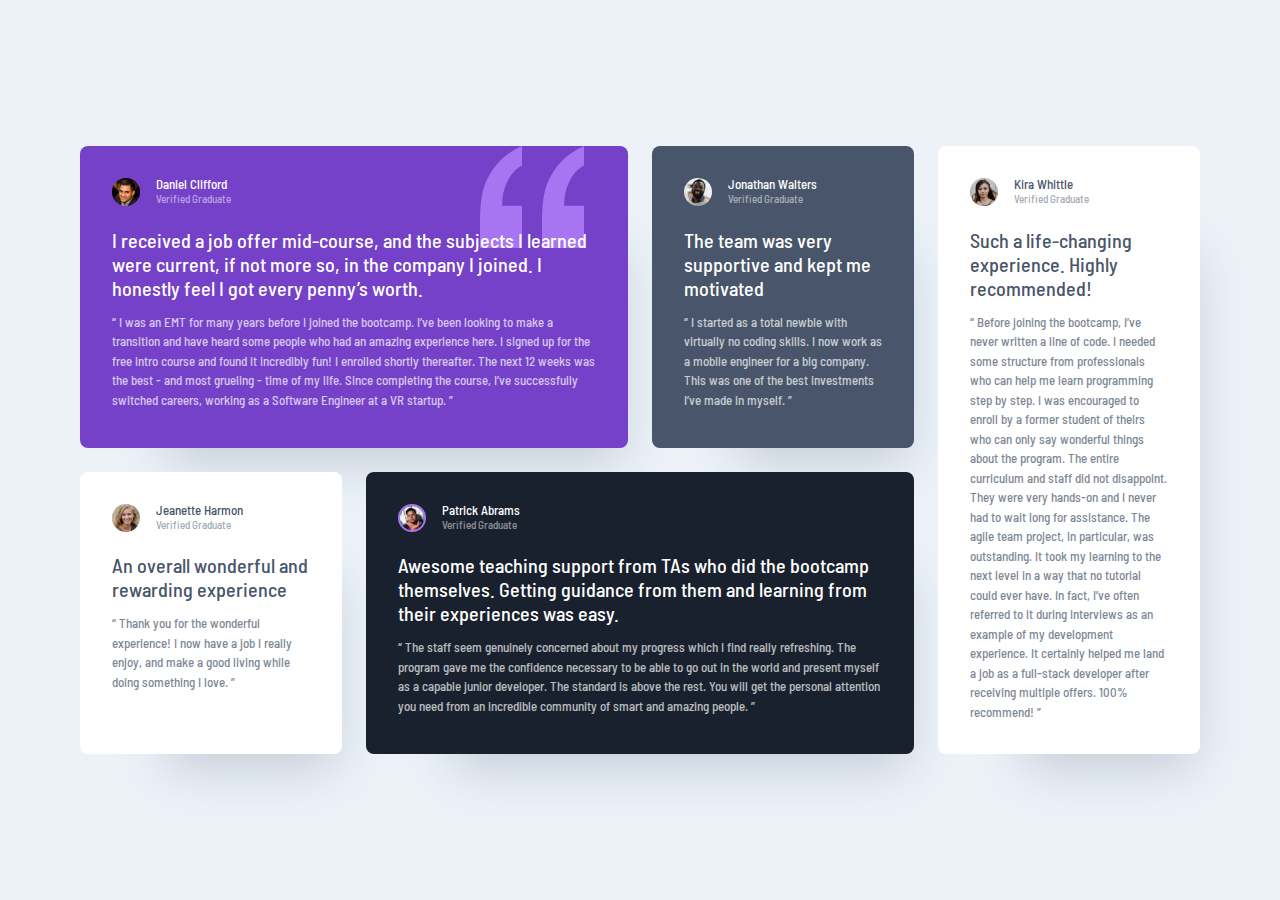
<file: grid/index.html>
<!DOCTYPE html>
<html lang="en">

<head>
  <meta charset="UTF-8">
  <meta http-equiv="X-UA-Compatible" content="IE=edge">
  <meta name="viewport" content="width=device-width, initial-scale=1.0">
  <!-- Google font -->
  <link rel="preconnect" href="https://fonts.googleapis.com">
  <link rel="preconnect" href="https://fonts.gstatic.com" crossorigin>
  <link href="https://fonts.googleapis.com/css2?family=Barlow+Semi+Condensed:wght@500;600&display=swap"
    rel="stylesheet">
  <!-- my css -->
  <link rel="stylesheet" href="style.css">
  <title>FEM grid</title>
</head>

<body>
  <main class="testimonial-grid">
    <article class="testimonial grid-col-span-2 flow bg-primary-400 quote text-neutral-100">
      <div class="flex">
        <div>
          <img  src="./images/image-daniel.jpg" alt="daniel clifford">
        </div>
        <div>
          <h2 class="name">Daniel Clifford</h2>
          <p class="position">Verified Graduate</p>
        </div>
      </div>
      <p>
        I received a job offer mid-course, and the subjects I learned were current, if not more so,
        in the company I joined. I honestly feel I got every penny’s worth.
      </p>
      <p>
        “ I was an EMT for many years before I joined the bootcamp. I’ve been looking to make a
        transition and have heard some people who had an amazing experience here. I signed up
        for the free intro course and found it incredibly fun! I enrolled shortly thereafter.
        The next 12 weeks was the best - and most grueling - time of my life. Since completing
        the course, I’ve successfully switched careers, working as a Software Engineer at a VR startup. ”
      </p>
    </article>
    <article class="testimonial flow bg-secondary-400 text-neutral-100">
      <div class="flex">
        <div>
          <img src="./images/image-jonathan.jpg" alt="Jonathan Walters">
        </div>
        <div>
          <h2 class="name">Jonathan Walters</h2>
          <p class="position">Verified Graduate</p>
        </div>
      </div>
      <p>
        The team was very supportive and kept me motivated
      </p>
      <p>
        “ I started as a total newbie with virtually no coding skills. I now work as a mobile engineer
        for a big company. This was one of the best investments I’ve made in myself. ”
      </p>
    </article>
    <article class="testimonial flow bg-neutral-100 text-secondary-400">
      <div class="flex">
        <div>
          <img src="./images/image-jeanette.jpg" alt="Jeanette Harmon">
        </div>
        <div>
          <h2 class="name">Jeanette Harmon</h2>
          <p class="position">Verified Graduate</p>
        </div>
      </div>
      <p>
        An overall wonderful and rewarding experience</p>
      <p>
        “ Thank you for the wonderful experience! I now have a job I really enjoy, and make a good living
        while doing something I love. ”
      </p>
    </article>
    <article class="testimonial grid-col-span-2 flow bg-secondary-500 text-neutral-100">
      <div class="flex">
        <div>
          <img class="border-primary-400" src="./images/image-patrick.jpg" alt="Patrick Abrams">
        </div>
        <div>
          <h2 class="name">Patrick Abrams</h2>
          <p class="position">Verified Graduate</p>
        </div>
      </div>
      <p>
        Awesome teaching support from TAs who did the bootcamp themselves. Getting guidance from them and
        learning from their experiences was easy.
      </p>
      <p>
        “ The staff seem genuinely concerned about my progress which I find really refreshing. The program
        gave me the confidence necessary to be able to go out in the world and present myself as a capable
        junior developer. The standard is above the rest. You will get the personal attention you need from
        an incredible community of smart and amazing people. ”
      </p>
    </article>
    <article class="testimonial flow bg-neutral-100 text-secondary-400">
      <div class="flex">
        <div>
          <img src="./images/image-kira.jpg" alt="Kira Whittle">
        </div>
        <div>
          <h2 class="name">Kira Whittle</h2>
          <p class="position">Verified Graduate</p>
        </div>
      </div>
      <p>
        Such a life-changing experience. Highly recommended!
      </p>
      <p>
        “ Before joining the bootcamp, I’ve never written a line of code. I needed some structure from
        professionals who can help me learn programming step by step. I was encouraged to enroll by a former
        student of theirs who can only say wonderful things about the program. The entire curriculum and staff
        did not disappoint. They were very hands-on and I never had to wait long for assistance. The agile team
        project, in particular, was outstanding. It took my learning to the next level in a way that no tutorial
        could ever have. In fact, I’ve often referred to it during interviews as an example of my development
        experience. It certainly helped me land a job as a full-stack developer after receiving multiple offers.
        100% recommend! ”
      </p>
    </article>
  </main>
</body>
</html>
</file>
<file: grid/style.css>
:root {
  --clr-primary-400: 263 55% 52%;
  --clr-secondary-400: 217 19% 35%;
  --clr-secondary-500: 219 29% 14%;
  --clr-neutral-100: 0 0% 100%;
  --clr-neutral-200: 210 46% 95%;
  --clr-neutral-300: 0 0% 81%;

  --ff-primary: "Barlow Semi Condensed", sans-serif;

  --fw-400: 500;
  --fw-700: 600;

  --fs-300: 0.6875rem;
  --fs-400: 0.8125rem;
  --fs-500: 1.25rem;
}

/* Box sizing rules */
*,
*::before,
*::after {
  box-sizing: border-box;
}

/* Remove default margin */
body,
h1,
h2,
h3,
h4,
p,
figure,
blockquote,
dl,
dd {
  margin: 0;
}

/* Remove list styles on ul, ol elements with a list role, which suggests default styling will be removed */
ul[role="list"],
ol[role="list"] {
  list-style: none;
}

/* Set core root defaults */
html:focus-within {
  scroll-behavior: smooth;
}

/* Set core body defaults */
body {
  min-height: 100vh;
  text-rendering: optimizeSpeed;
  line-height: 1.5;
}

/* A elements that don't have a class get default styles */
a:not([class]) {
  text-decoration-skip-ink: auto;
}

/* Make images easier to work with */
img,
picture {
  max-width: 100%;
  display: block;
}

/* Inherit fonts for inputs and buttons */
input,
button,
textarea,
select {
  font: inherit;
}

/* Remove all animations, transitions and smooth scroll for people that prefer not to see them */
@media (prefers-reduced-motion: reduce) {
  html:focus-within {
    scroll-behavior: auto;
  }

  *,
  *::before,
  *::after {
    animation-duration: 0.01ms !important;
    animation-iteration-count: 1 !important;
    transition-duration: 0.01ms !important;
    scroll-behavior: auto !important;
  }
}

body {
  display: grid;
  place-content: center;
  min-height: 100vh;

  font-family: var(--ff-primary);
  font-weight: var(--fw-400);

  background-color: hsl(var(--clr-neutral-200));
}

h1,
h2,
h3 {
  font-weight: var(--fw-700);
}

/* utilities */
.flex {
  display: flex;
  gap: var(--gap, 1rem);
}

.flow > *:where(:not(:first-child)) {
  margin-top: var(--flow-spacer, 1em);
}

.bg-primary-400 {
  background: hsl(var(--clr-primary-400));
}
.bg-secondary-400 {
  background: hsl(var(--clr-secondary-400));
}
.bg-secondary-500 {
  background: hsl(var(--clr-secondary-500));
}

.bg-neutral-100 {
  background: hsl(var(--clr-neutral-100));
}

.text-neutral-100 {
  color: hsl(var(--clr-neutral-100));
}
.text-secondary-400 {
  color: hsl(var(--clr-secondary-400));
}
.border-primary-400 {
  border: 2px solid #a775f1;
}


/* components */
.testimonial-grid {
  display: grid;
  gap: 1.5rem;
  grid-auto-columns: 1fr;
  /*grid-template-columns: repeat(4, 1fr);*/
  grid-template-areas: 
  'one'
  'two'
  'three'
  'four'
  'five'
  ;

  padding-block: 2rem;
  width: min(95%, 70rem);
  margin-inline: auto;
}

@media (min-width: 30em) {
  .testimonial-grid{
    grid-template-areas: 
      'one one'
      'two five'
      'three five'
      'four four'
  }
}
@media (min-width: 50em) {
  .testimonial-grid{
    grid-template-areas: 
      'one one two five'
      'three four four five'
  }

/*
  .grid-col-span-2{
    grid-column: span 2 ;
  }
*/
/*
  .testimonial-grid{
    grid-template-columns: repeat(4, 1fr);
  }
*/
/*
  .testimonial:last-child{
    grid-column-start: 4;
    /* grid-row-start: 1;
    grid-row-end: 3; 
    grid-row: 1 / span 2;
  }
*/

}

.testimonial {
  font-size: var(--fs-400);
  padding: 2rem;
  border-radius: 0.5rem;
  box-shadow: 2.5rem 3.75rem 3rem -3rem hsl(var(--clr-secondary-400) / 0.25);
}

.testimonial:nth-child(1){
  grid-area: one;
}
.testimonial:nth-child(2){
  grid-area: two;
}
.testimonial:nth-child(3){
  grid-area: three;
}
.testimonial:nth-child(4){
  grid-area: four;
}
.testimonial:nth-child(5){
  grid-area: five;
}

.testimonial.quote {
  background-image: url("./images/bg-pattern-quotation.svg");
  background-repeat: no-repeat;
  background-position: top right 10%;
}

.testimonial img {
  width: 1.75rem;
  aspect-ratio: 1;
  border-radius: 50%;
}

.testimonial .name {
  font-size: var(--fs-400);
  font-weight: var(--fw-400);
  line-height: 1;
}

.testimonial .position {
  font-size: var(--fs-300);
  opacity: 0.5;
}

.testimonial > p:first-of-type {
  font-size: var(--fs-500);
  line-height: 1.2;
}

.testimonial > p:last-of-type {
  opacity: 0.7;
}
</file>
